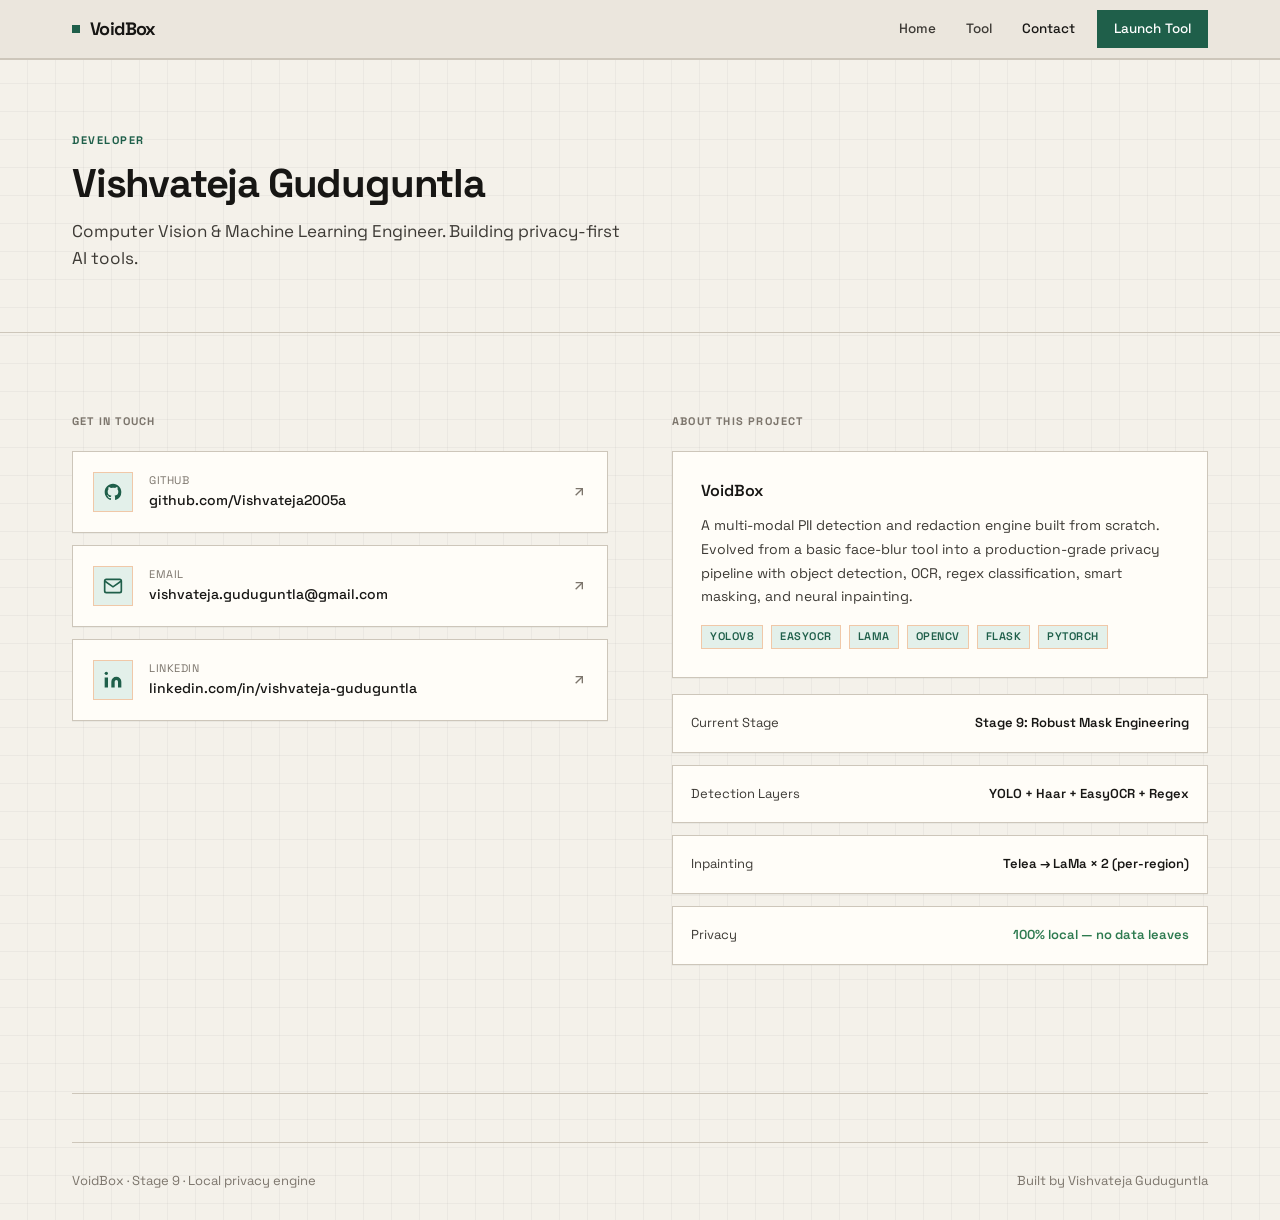
<file: frontend/contact.html>
<!DOCTYPE html>
<html lang="en">

<head>
    <meta charset="UTF-8">
    <meta name="viewport" content="width=device-width, initial-scale=1.0">
    <title>VoidBox — Contact</title>
    <link rel="stylesheet" href="style.css">
</head>

<body>

    <nav class="nav">
        <div class="nav-inner">
            <a href="index.html" class="nav-brand"><span class="brand-dot"></span> VoidBox</a>
            <ul class="nav-links">
                <li><a href="index.html" class="nav-link-hide">Home</a></li>
                <li><a href="tool.html" class="nav-link-hide">Tool</a></li>
                <li><a href="contact.html" class="active">Contact</a></li>
                <li><a href="tool.html" class="nav-cta btn">Launch Tool</a></li>
            </ul>
        </div>
    </nav>

    <div class="page">

        <!-- Hero -->
        <section style="padding: 72px 0 60px; border-bottom: 1px solid var(--border);">
            <div class="container">
                <span class="label">Developer</span>
                <h1 style="font-size: 40px; margin-bottom: 12px;">Vishvateja Guduguntla</h1>
                <p class="subtitle">
                    Computer Vision &amp; Machine Learning Engineer. Building privacy-first AI tools.
                </p>
            </div>
        </section>

        <section class="section">
            <div class="container">
                <div class="grid-2" style="gap: 64px; align-items: start;">

                    <!-- Contact cards -->
                    <div>
                        <h4 style="margin-bottom: 20px;">Get in Touch</h4>
                        <div style="display: flex; flex-direction: column; gap: 12px;">

                            <a href="https://github.com/Vishvateja2005a" target="_blank" class="contact-card">
                                <div class="contact-icon">
                                    <svg width="20" height="20" viewBox="0 0 24 24" fill="currentColor">
                                        <path
                                            d="M12 2C6.477 2 2 6.484 2 12.017c0 4.425 2.865 8.18 6.839 9.504.5.092.682-.217.682-.483 0-.237-.008-.868-.013-1.703-2.782.605-3.369-1.343-3.369-1.343-.454-1.158-1.11-1.466-1.11-1.466-.908-.62.069-.608.069-.608 1.003.07 1.531 1.032 1.531 1.032.892 1.53 2.341 1.088 2.91.832.092-.647.35-1.088.636-1.338-2.22-.253-4.555-1.113-4.555-4.951 0-1.093.39-1.988 1.029-2.688-.103-.253-.446-1.272.098-2.65 0 0 .84-.27 2.75 1.026A9.564 9.564 0 0112 6.844c.85.004 1.705.115 2.504.337 1.909-1.296 2.747-1.027 2.747-1.027.546 1.379.202 2.398.1 2.651.64.7 1.028 1.595 1.028 2.688 0 3.848-2.339 4.695-4.566 4.943.359.309.678.92.678 1.855 0 1.338-.012 2.419-.012 2.747 0 .268.18.58.688.482A10.019 10.019 0 0022 12.017C22 6.484 17.522 2 12 2z" />
                                    </svg>
                                </div>
                                <div>
                                    <div class="contact-label">GitHub</div>
                                    <div class="contact-val">github.com/Vishvateja2005a</div>
                                </div>
                                <svg style="margin-left:auto; color: var(--text-muted);" width="16" height="16"
                                    viewBox="0 0 24 24" fill="none" stroke="currentColor" stroke-width="2">
                                    <line x1="7" y1="17" x2="17" y2="7" />
                                    <polyline points="7 7 17 7 17 17" />
                                </svg>
                            </a>

                            <a href="mailto:vishvateja.guduguntla@gmail.com" class="contact-card">
                                <div class="contact-icon">
                                    <svg width="20" height="20" viewBox="0 0 24 24" fill="none" stroke="currentColor"
                                        stroke-width="2">
                                        <path
                                            d="M4 4h16c1.1 0 2 .9 2 2v12c0 1.1-.9 2-2 2H4c-1.1 0-2-.9-2-2V6c0-1.1.9-2 2-2z" />
                                        <polyline points="22,6 12,13 2,6" />
                                    </svg>
                                </div>
                                <div>
                                    <div class="contact-label">Email</div>
                                    <div class="contact-val">vishvateja.guduguntla@gmail.com</div>
                                </div>
                                <svg style="margin-left:auto; color: var(--text-muted);" width="16" height="16"
                                    viewBox="0 0 24 24" fill="none" stroke="currentColor" stroke-width="2">
                                    <line x1="7" y1="17" x2="17" y2="7" />
                                    <polyline points="7 7 17 7 17 17" />
                                </svg>
                            </a>

                            <a href="https://linkedin.com/in/vishvateja-guduguntla" target="_blank"
                                class="contact-card">
                                <div class="contact-icon">
                                    <svg width="20" height="20" viewBox="0 0 24 24" fill="currentColor">
                                        <path
                                            d="M16 8a6 6 0 016 6v7h-4v-7a2 2 0 00-2-2 2 2 0 00-2 2v7h-4v-7a6 6 0 016-6zM2 9h4v12H2z" />
                                        <circle cx="4" cy="4" r="2" />
                                    </svg>
                                </div>
                                <div>
                                    <div class="contact-label">LinkedIn</div>
                                    <div class="contact-val">linkedin.com/in/vishvateja-guduguntla</div>
                                </div>
                                <svg style="margin-left:auto; color: var(--text-muted);" width="16" height="16"
                                    viewBox="0 0 24 24" fill="none" stroke="currentColor" stroke-width="2">
                                    <line x1="7" y1="17" x2="17" y2="7" />
                                    <polyline points="7 7 17 7 17 17" />
                                </svg>
                            </a>

                        </div>
                    </div>

                    <!-- Project info -->
                    <div>
                        <h4 style="margin-bottom: 20px;">About This Project</h4>
                        <div class="card" style="margin-bottom: 16px;">
                            <h3 style="margin-bottom: 12px; font-size: 16px;">VoidBox</h3>
                            <p
                                style="font-size: 14px; color: var(--text-secondary); line-height: 1.7; margin-bottom: 16px;">
                                A multi-modal PII detection and redaction engine built from scratch.
                                Evolved from a basic face-blur tool into a production-grade privacy pipeline
                                with object detection, OCR, regex classification, smart masking, and neural inpainting.
                            </p>
                            <div style="display: flex; flex-wrap: wrap; gap: 8px;">
                                <span class="badge badge-accent">YOLOv8</span>
                                <span class="badge badge-accent">EasyOCR</span>
                                <span class="badge badge-accent">LaMa</span>
                                <span class="badge badge-accent">OpenCV</span>
                                <span class="badge badge-accent">Flask</span>
                                <span class="badge badge-accent">PyTorch</span>
                            </div>
                        </div>

                        <div style="display: flex; flex-direction: column; gap: 12px;">
                            <div class="card card-sm" style="display: flex; justify-content: space-between;">
                                <span style="font-size: 13px; color: var(--text-secondary);">Current Stage</span>
                                <span style="font-size: 13px; font-weight: 600;">Stage 9: Robust Mask Engineering</span>
                            </div>
                            <div class="card card-sm" style="display: flex; justify-content: space-between;">
                                <span style="font-size: 13px; color: var(--text-secondary);">Detection Layers</span>
                                <span style="font-size: 13px; font-weight: 600;">YOLO + Haar + EasyOCR + Regex</span>
                            </div>
                            <div class="card card-sm" style="display: flex; justify-content: space-between;">
                                <span style="font-size: 13px; color: var(--text-secondary);">Inpainting</span>
                                <span style="font-size: 13px; font-weight: 600;">Telea → LaMa × 2 (per-region)</span>
                            </div>
                            <div class="card card-sm" style="display: flex; justify-content: space-between;">
                                <span style="font-size: 13px; color: var(--text-secondary);">Privacy</span>
                                <span style="font-size: 13px; font-weight: 600; color: var(--success);">100% local — no
                                    data leaves</span>
                            </div>
                        </div>
                    </div>

                </div>
            </div>
        </section>

        <div class="container">
            <div class="divider"></div>
            <div class="footer">
                <span class="footer-text">VoidBox · Stage 9 · Local privacy engine</span>
                <span class="footer-text">Built by Vishvateja Guduguntla</span>
            </div>
        </div>

    </div>

    <script src="app.js"></script>
</body>

</html>
</file>
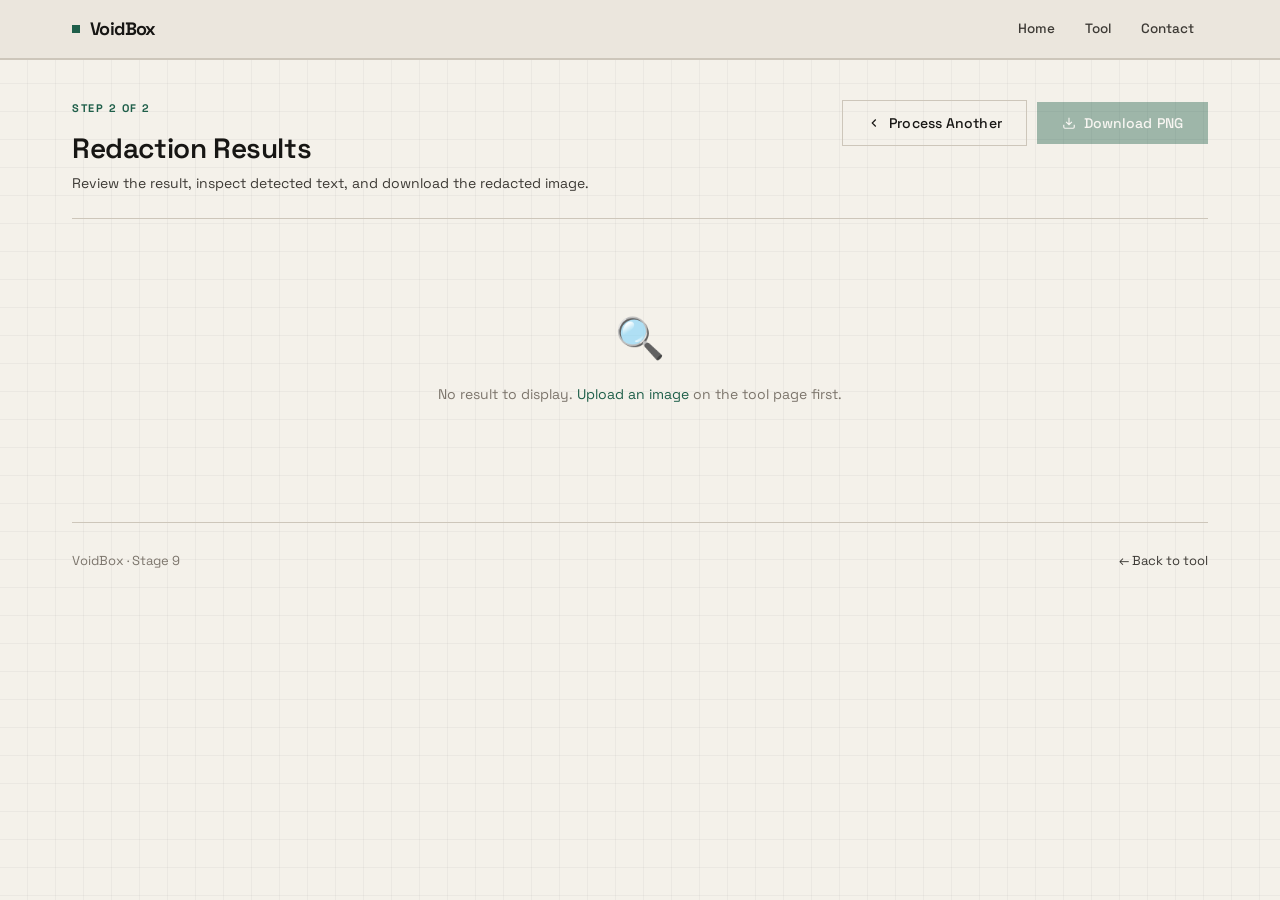
<file: frontend/results.html>
<!DOCTYPE html>
<html lang="en">

<head>
    <meta charset="UTF-8">
    <meta name="viewport" content="width=device-width, initial-scale=1.0">
    <title>VoidBox — Results</title>
    <link rel="stylesheet" href="style.css">
</head>

<body>

    <nav class="nav">
        <div class="nav-inner">
            <a href="index.html" class="nav-brand"><span class="brand-dot"></span> VoidBox</a>
            <ul class="nav-links">
                <li><a href="index.html" class="nav-link-hide">Home</a></li>
                <li><a href="tool.html" class="nav-link-hide">Tool</a></li>
                <li><a href="contact.html" class="nav-link-hide">Contact</a></li>
            </ul>
        </div>
    </nav>

    <div class="page">
        <div class="container" style="padding-top: 40px; padding-bottom: 60px;">

            <!-- Page header -->
            <div style="margin-bottom: 32px; border-bottom: 1px solid var(--border); padding-bottom: 24px;
                  display: flex; justify-content: space-between; align-items: flex-start; flex-wrap: wrap; gap: 16px;">
                <div>
                    <span class="label">Step 2 of 2</span>
                    <h2>Redaction Results</h2>
                    <p style="color: var(--text-secondary); font-size: 14px; margin-top: 6px;">
                        Review the result, inspect detected text, and download the redacted image.
                    </p>
                </div>
                <div style="display: flex; gap: 10px; align-items: center;">
                    <a href="tool.html" class="btn btn-outline">
                        <svg width="14" height="14" viewBox="0 0 24 24" fill="none" stroke="currentColor"
                            stroke-width="2">
                            <polyline points="15 18 9 12 15 6" />
                        </svg>
                        Process Another
                    </a>
                    <button class="btn btn-primary" id="downloadBtn" onclick="downloadResult()" disabled>
                        <svg width="14" height="14" viewBox="0 0 24 24" fill="none" stroke="currentColor"
                            stroke-width="2">
                            <path d="M21 15v4a2 2 0 01-2 2H5a2 2 0 01-2-2v-4M7 10l5 5 5-5M12 15V3" />
                        </svg>
                        Download PNG
                    </button>
                </div>
            </div>

            <!-- No result state -->
            <div id="noResult" class="empty">
                <div class="empty-icon">🔍</div>
                <p>No result to display. <a href="tool.html" style="color: var(--accent);">Upload an image</a> on the
                    tool page first.</p>
            </div>

            <!-- Result content (hidden until data loaded) -->
            <div id="resultContent" style="display: none;">

                <!-- Summary Stats -->
                <div class="stats-row" id="statsRow" style="margin-bottom: 28px;">
                    <div class="stat-item">
                        <div class="stat-value" id="statRegions">—</div>
                        <div class="stat-label">Regions Detected</div>
                    </div>
                    <div class="stat-item">
                        <div class="stat-value" id="statMasked">—</div>
                        <div class="stat-label">Masked Area</div>
                    </div>
                    <div class="stat-item">
                        <div class="stat-value" id="statOCR">—</div>
                        <div class="stat-label">OCR PII Items</div>
                    </div>
                    <div class="stat-item">
                        <div class="stat-value" id="statStatus">—</div>
                        <div class="stat-label">Status</div>
                    </div>
                </div>

                <!-- Summary text -->
                <div class="card" id="summaryCard"
                    style="margin-bottom: 24px; font-size: 14px; line-height: 1.8; color: var(--text-secondary);">
                </div>

                <!-- Image comparison -->
                <h4 style="margin-bottom: 14px;">Image Comparison</h4>
                <div class="img-compare" style="margin-bottom: 28px;">
                    <div class="img-compare-panel">
                        <div class="img-compare-label">Original</div>
                        <img id="originalImg" alt="Original"
                            style="display:none; width:100%; height:360px; object-fit:contain; background: var(--bg-input);">
                        <div id="noOriginal" class="empty"
                            style="height:360px; display:flex; align-items:center; justify-content:center;">
                            <p>No original stored</p>
                        </div>
                    </div>
                    <div class="img-compare-panel">
                        <div class="img-compare-label">Redacted</div>
                        <img id="resultImg" alt="Redacted"
                            style="width:100%; height:360px; object-fit:contain; background: var(--bg-input);">
                    </div>
                </div>

                <!-- OCR Analysis Table -->
                <h4 style="margin-bottom: 14px;">OCR Text Analysis</h4>
                <div class="card" style="padding: 0;">
                    <div class="table-wrap" id="ocrTableWrap">
                        <div class="empty" style="padding: 32px;">
                            <p>No OCR data available.</p>
                        </div>
                    </div>
                </div>

            </div><!-- /resultContent -->
        </div>

        <div class="container">
            <div class="footer">
                <span class="footer-text">VoidBox · Stage 9</span>
                <a href="tool.html" class="footer-text" style="color: var(--text-secondary);">← Back to tool</a>
            </div>
        </div>
    </div>

    <script src="app.js"></script>
    <script>
        // Load result from cache id or sessionStorage
        document.addEventListener('DOMContentLoaded', async () => {
            const resultId = sessionStorage.getItem('voidbox_result_id');
            if (resultId) {
                try {
                    const resp = await fetch(`/api/result/${resultId}`);
                    if (resp.ok) {
                        const data = await resp.json();
                        loadResult(data);
                        return;
                    }
                } catch (err) {
                    // fall through to sessionStorage
                }
            }

            const raw = sessionStorage.getItem('voidbox_result');
            if (!raw) return;
            const data = JSON.parse(raw);
            const orig = sessionStorage.getItem('voidbox_original');
            loadResult(data, orig);
        });

        function loadResult(data, origOverride) {
            document.getElementById('noResult').style.display = 'none';
            document.getElementById('resultContent').style.display = 'block';

            // Images
            document.getElementById('resultImg').src = data.result_image;
            document.getElementById('downloadBtn').disabled = false;

            const orig = origOverride || data.original_image;
            if (orig) {
                document.getElementById('originalImg').src = orig;
                document.getElementById('originalImg').style.display = 'block';
                document.getElementById('noOriginal').style.display = 'none';
            }

            // Parse summary for stats
            const summary = data.summary || '';
            const regionMatch = summary.match(/(\d+)\s*mask region/);
            const maskedMatch = summary.match(/([\d.]+)%\s*masked/);
            const ocrMatch = summary.match(/OCR PII text:\s*(\d+)/);
            const isClean = summary.includes('image is clean');

            document.getElementById('statRegions').textContent = regionMatch ? regionMatch[1] : (isClean ? '0' : '—');
            document.getElementById('statMasked').textContent = maskedMatch ? maskedMatch[1] + '%' : (isClean ? '0%' : '—');
            document.getElementById('statOCR').textContent = ocrMatch ? ocrMatch[1] : '0';
            document.getElementById('statStatus').textContent = isClean ? 'Clean' :
                (summary.includes('AI-erased') ? 'Erased' : 'Preview');

            // Summary text
            document.getElementById('summaryCard').innerHTML =
                summary.replace(/\*\*(.+?)\*\*/g, '<strong style="color:var(--text-primary)">$1</strong>')
                    .replace(/\n/g, '<br>');

            // OCR table
            renderOcrTable(data.ocr_table || '');
        }

        function renderOcrTable(md) {
            const wrap = document.getElementById('ocrTableWrap');
            if (!wrap) return;

            const parsed = parseMarkdownTable(md || '');
            if (!parsed || parsed.rows.length === 0) {
                wrap.innerHTML = '<div class="empty" style="padding: 32px;"><p>No OCR data available.</p></div>';
                return;
            }

            wrap.textContent = '';
            const table = document.createElement('table');
            const thead = document.createElement('thead');
            const headRow = document.createElement('tr');
            parsed.headers.forEach(h => {
                const th = document.createElement('th');
                th.textContent = h;
                headRow.appendChild(th);
            });
            thead.appendChild(headRow);
            table.appendChild(thead);

            const tbody = document.createElement('tbody');
            parsed.rows.forEach(row => {
                const tr = document.createElement('tr');
                const action = row[2] ? row[2].trim() : '';
                row.forEach((cell, i) => {
                    const td = document.createElement('td');
                    if (i === 2) td.className = action === 'ERASED' ? 'erased' : 'kept';
                    td.textContent = cell.replace(/`/g, '').trim();
                    tr.appendChild(td);
                });
                tbody.appendChild(tr);
            });
            table.appendChild(tbody);
            wrap.appendChild(table);
        }

        function parseMarkdownTable(md) {
            const lines = md.split('\n').filter(l => l.trim().startsWith('|'));
            if (lines.length < 3) return null;

            const headers = splitPipeRow(lines[0]);
            const dataRows = lines.slice(2)
                .map(splitPipeRow)
                .filter(r => r.length >= 3);

            return { headers, rows: dataRows };
        }

        function splitPipeRow(row) {
            let trimmed = row.trim();
            if (trimmed.startsWith('|')) trimmed = trimmed.slice(1);
            if (trimmed.endsWith('|')) trimmed = trimmed.slice(0, -1);

            const cells = [];
            let current = '';
            for (let i = 0; i < trimmed.length; i++) {
                const ch = trimmed[i];
                if (ch === '\\' && i + 1 < trimmed.length) {
                    const next = trimmed[i + 1];
                    if (next === '|' || next === '\\') {
                        current += next;
                        i += 1;
                        continue;
                    }
                }
                if (ch === '|') {
                    cells.push(current.trim());
                    current = '';
                    continue;
                }
                current += ch;
            }
            cells.push(current.trim());
            return cells;
        }

        function downloadResult() {
            const src = document.getElementById('resultImg').src;
            if (!src) return;
            const a = document.createElement('a');
            a.href = src;
            a.download = 'voidbox_redacted.png';
            a.click();
        }
    </script>
</body>

</html>
</file>
<file: frontend/style.css>
/* ─── VoidBox Design System — Print/Industrial palette ─────────────────── */

@import url('https://fonts.googleapis.com/css2?family=Space+Grotesk:wght@400;500;600;700&family=IBM+Plex+Mono:wght@400;500&display=swap');

:root {
  /* ── Matte paper palette ── */
  --bg-primary: #f4f1ea;
  /* warm paper */
  --bg-secondary: #ebe6dd;
  /* panel background */
  --bg-card: #fffdf8;
  /* card */
  --bg-input: #f2eee5;
  /* input */
  --border: #cdc6ba;
  /* line */
  --border-light: #e3ddd1;
  /* row lines */

  --text-primary: #171614;
  /* ink */
  --text-secondary: #3d3a35;
  /* graphite */
  --text-muted: #7c756c;
  /* quiet text */

  /* Accent — industrial green */
  --accent: #1f5f4a;
  --accent-hover: #184a3a;
  --accent-light: #e3f0ea;

  --success: #2d7a4f;
  --success-light: #edf7f2;
  --danger: #b33a2b;
  --danger-light: #fdf2f0;
  --warn: #a07010;
  --warn-light: #fdf7e8;

  --max-width: 1200px;
  --nav-h: 60px;

  --font-sans: 'Space Grotesk', 'IBM Plex Sans', -apple-system, BlinkMacSystemFont, sans-serif;
  --font-mono: 'IBM Plex Mono', 'Fira Code', monospace;

  /* subtle shadow for cards on light bg */
  --shadow-sm: 0 1px 0 rgba(0, 0, 0, 0.04);
  --shadow-md: 0 2px 0 rgba(0, 0, 0, 0.06);
}

/* ─── Reset ──────────────────────────────────────────────────────────────────── */
*,
*::before,
*::after {
  box-sizing: border-box;
  margin: 0;
  padding: 0;
}

html {
  scroll-behavior: smooth;
}

body {
  font-family: var(--font-sans);
  background: var(--bg-primary);
  color: var(--text-primary);
  line-height: 1.6;
  font-size: 15px;
  -webkit-font-smoothing: antialiased;
  background-image:
    linear-gradient(rgba(0, 0, 0, 0.035) 1px, transparent 1px),
    linear-gradient(90deg, rgba(0, 0, 0, 0.035) 1px, transparent 1px);
  background-size: 28px 28px;
  background-position: -1px -1px;
}

a {
  color: inherit;
  text-decoration: none;
}

img {
  display: block;
  max-width: 100%;
}

/* ─── Navigation ──────────────────────────────────────────────────────────────── */
.nav {
  position: fixed;
  top: 0;
  left: 0;
  right: 0;
  height: var(--nav-h);
  background: var(--bg-secondary);
  border-bottom: 2px solid var(--border);
  z-index: 100;
}

.nav-inner {
  max-width: var(--max-width);
  width: 100%;
  margin: 0 auto;
  padding: 0 32px;
  height: 100%;
  display: flex;
  align-items: center;
  justify-content: space-between;
}

.nav-brand {
  font-weight: 700;
  font-size: 18px;
  letter-spacing: -0.6px;
  color: var(--text-primary);
  display: flex;
  align-items: center;
  gap: 10px;
}

.nav-brand .brand-dot {
  width: 8px;
  height: 8px;
  background: var(--accent);
  display: inline-block;
}

.nav-links {
  display: flex;
  align-items: center;
  gap: 2px;
  list-style: none;
}

.nav-links a {
  display: block;
  padding: 6px 14px;
  font-size: 13.5px;
  font-weight: 500;
  color: var(--text-secondary);
  transition: color 0.15s, background 0.15s;
}

.nav-links a:hover,
.nav-links a.active {
  color: var(--text-primary);
}

.nav-links .nav-cta {
  background: var(--accent);
  color: #fff;
  padding: 7px 16px;
  font-size: 13.5px;
  margin-left: 6px;
  border: 1px solid var(--accent);
  transition: background 0.15s, transform 0.1s;
}

.nav-links .nav-cta:hover {
  background: var(--accent-hover);
  transform: translateY(-1px);
}

/* ─── Page Wrapper ───────────────────────────────────────────────────────────── */
.page {
  padding-top: var(--nav-h);
  min-height: 100vh;
}

.container {
  max-width: var(--max-width);
  margin: 0 auto;
  padding: 0 32px;
}

.section {
  padding: 80px 0;
}

.section-sm {
  padding: 48px 0;
}

/* ─── Typography ─────────────────────────────────────────────────────────────── */
h1 {
  font-size: 48px;
  font-weight: 700;
  line-height: 1.1;
  letter-spacing: -1.2px;
}

h2 {
  font-size: 28px;
  font-weight: 600;
  line-height: 1.3;
  letter-spacing: -0.4px;
}

h3 {
  font-size: 18px;
  font-weight: 600;
  line-height: 1.4;
}

h4 {
  font-size: 11px;
  font-weight: 700;
  letter-spacing: 1.2px;
  text-transform: uppercase;
  color: var(--text-muted);
}

.label {
  font-size: 11px;
  font-weight: 700;
  letter-spacing: 1.5px;
  text-transform: uppercase;
  color: var(--accent);
  display: block;
  margin-bottom: 12px;
}

.subtitle {
  color: var(--text-secondary);
  font-size: 17px;
  line-height: 1.6;
  max-width: 560px;
}

/* ─── Buttons ────────────────────────────────────────────────────────────────── */
.btn {
  display: inline-flex;
  align-items: center;
  gap: 8px;
  padding: 11px 24px;
  font-size: 14px;
  font-weight: 500;
  font-family: var(--font-sans);
  border: 1px solid transparent;
  cursor: pointer;
  transition: all 0.15s;
  letter-spacing: 0.1px;
  white-space: nowrap;
}

.btn-primary {
  background: var(--accent);
  color: #fff;
  border-color: var(--accent);
}

.btn-primary:hover {
  background: var(--accent-hover);
}

.btn-outline {
  background: transparent;
  color: var(--text-primary);
  border: 1px solid var(--border);
}

.btn-outline:hover {
  border-color: var(--text-secondary);
  background: var(--bg-secondary);
}

.btn-danger {
  background: var(--danger);
  color: #fff;
}

.btn-danger:hover {
  background: #962e22;
}

.btn-success {
  background: var(--success);
  color: #fff;
}

.btn-success:hover {
  background: #235f3d;
}

.btn-lg {
  padding: 14px 32px;
  font-size: 15px;
}

.btn-sm {
  padding: 7px 16px;
  font-size: 13px;
}

.btn:disabled {
  opacity: 0.4;
  cursor: not-allowed;
}

/* ─── Cards ──────────────────────────────────────────────────────────────────── */
.card {
  background: var(--bg-card);
  border: 1px solid var(--border);
  padding: 28px;
  box-shadow: var(--shadow-sm);
}

.card-sm {
  padding: 18px;
}

/* ─── Grid ───────────────────────────────────────────────────────────────────── */
.grid-2 {
  display: grid;
  grid-template-columns: 1fr 1fr;
  gap: 24px;
}

.grid-3 {
  display: grid;
  grid-template-columns: repeat(3, 1fr);
  gap: 20px;
}

.grid-4 {
  display: grid;
  grid-template-columns: repeat(4, 1fr);
  gap: 16px;
}

/* ─── Form Controls ──────────────────────────────────────────────────────────── */
.form-group {
  margin-bottom: 20px;
}

.form-label {
  display: block;
  font-size: 13px;
  font-weight: 600;
  color: var(--text-secondary);
  margin-bottom: 8px;
}

.form-input,
.form-select {
  width: 100%;
  background: var(--bg-input);
  border: 1px solid var(--border);
  color: var(--text-primary);
  padding: 10px 14px;
  font-size: 14px;
  font-family: var(--font-sans);
  outline: none;
  transition: border-color 0.15s;
}

.form-input:focus,
.form-select:focus {
  border-color: var(--accent);
}

/* Checkbox */
.checkbox-group {
  display: flex;
  flex-direction: column;
  gap: 10px;
}

.checkbox-item {
  display: flex;
  align-items: center;
  gap: 10px;
  cursor: pointer;
  font-size: 14px;
  color: var(--text-secondary);
  user-select: none;
}

.checkbox-item input[type=checkbox] {
  display: none;
}

.checkbox-box {
  width: 16px;
  height: 16px;
  border: 1.5px solid var(--border);
  background: var(--bg-card);
  flex-shrink: 0;
  position: relative;
  transition: all 0.15s;
}

.checkbox-item input:checked~.checkbox-box {
  background: var(--accent);
  border-color: var(--accent);
}

.checkbox-item input:checked~.checkbox-box::after {
  content: '';
  position: absolute;
  left: 4px;
  top: 1px;
  width: 5px;
  height: 9px;
  border: 2px solid #fff;
  border-top: none;
  border-left: none;
  transform: rotate(40deg);
}

.checkbox-item:hover .checkbox-box {
  border-color: var(--accent);
}

.checkbox-item span {
  color: var(--text-primary);
}

/* Radio */
.radio-group {
  display: flex;
  flex-direction: column;
  gap: 10px;
}

.radio-item {
  display: flex;
  align-items: center;
  gap: 10px;
  cursor: pointer;
  font-size: 14px;
  user-select: none;
}

.radio-item input[type=radio] {
  display: none;
}

.radio-dot {
  width: 16px;
  height: 16px;
  border: 1.5px solid var(--border);
  border-radius: 50%;
  background: var(--bg-card);
  flex-shrink: 0;
  position: relative;
  transition: all 0.15s;
}

.radio-item input:checked~.radio-dot {
  border-color: var(--accent);
}

.radio-item input:checked~.radio-dot::after {
  content: '';
  position: absolute;
  left: 3px;
  top: 3px;
  width: 8px;
  height: 8px;
  border-radius: 50%;
  background: var(--accent);
}

/* Slider */
.slider-wrap {
  display: flex;
  align-items: center;
  gap: 12px;
}

input[type=range] {
  flex: 1;
  -webkit-appearance: none;
  height: 3px;
  background: var(--border);
  outline: none;
  cursor: pointer;
}

input[type=range]::-webkit-slider-thumb {
  -webkit-appearance: none;
  width: 14px;
  height: 14px;
  background: var(--accent);
  cursor: pointer;
}

.slider-val {
  font-family: var(--font-mono);
  font-size: 13px;
  color: var(--text-secondary);
  min-width: 32px;
  text-align: right;
}

/* ─── Upload Zone ────────────────────────────────────────────────────────────── */
.upload-zone {
  border: 2px dashed var(--border);
  background: var(--bg-input);
  padding: 56px 32px;
  text-align: center;
  cursor: pointer;
  transition: all 0.15s;
  position: relative;
}

.upload-zone:hover,
.upload-zone.drag-over {
  border-color: var(--accent);
  background: var(--accent-light);
}

.upload-zone input[type=file] {
  position: absolute;
  inset: 0;
  opacity: 0;
  cursor: pointer;
  width: 100%;
  height: 100%;
}

.upload-icon {
  width: 40px;
  height: 40px;
  margin: 0 auto 16px;
  color: var(--accent);
}

.upload-title {
  font-size: 16px;
  font-weight: 600;
  margin-bottom: 6px;
  color: var(--text-primary);
}

.upload-sub {
  font-size: 13px;
  color: var(--text-secondary);
}

.upload-preview {
  width: 100%;
  max-height: 320px;
  object-fit: contain;
  background: var(--bg-input);
}

/* ─── Status Bar ─────────────────────────────────────────────────────────────── */
.status-bar {
  display: flex;
  align-items: center;
  gap: 10px;
  font-size: 13px;
  color: var(--text-secondary);
  background: var(--bg-card);
  border: 1px solid var(--border);
  padding: 10px 16px;
  box-shadow: var(--shadow-sm);
}

.status-dot {
  width: 8px;
  height: 8px;
  border-radius: 50%;
  flex-shrink: 0;
}

.status-dot.ok {
  background: var(--success);
}

.status-dot.warn {
  background: var(--warn);
}

.status-dot.error {
  background: var(--danger);
}

.status-dot.idle {
  background: var(--text-muted);
}

/* ─── Spinner ────────────────────────────────────────────────────────────────── */
.spinner-overlay {
  display: none;
  position: fixed;
  inset: 0;
  background: rgba(250, 248, 245, 0.82);
  z-index: 200;
  flex-direction: column;
  align-items: center;
  justify-content: center;
  gap: 16px;
}

.spinner-overlay.visible {
  display: flex;
}

.spinner {
  width: 36px;
  height: 36px;
  border: 3px solid var(--border);
  border-top-color: var(--accent);
  border-radius: 50%;
  animation: spin 0.8s linear infinite;
}

@keyframes spin {
  to {
    transform: rotate(360deg);
  }
}

.spinner-text {
  font-size: 14px;
  color: var(--text-secondary);
  font-family: var(--font-mono);
}

/* ─── Table ──────────────────────────────────────────────────────────────────── */
.table-wrap {
  overflow-x: auto;
}

table {
  width: 100%;
  border-collapse: collapse;
  font-size: 13px;
}

th {
  text-align: left;
  padding: 10px 16px;
  font-size: 11px;
  font-weight: 700;
  letter-spacing: 0.8px;
  text-transform: uppercase;
  color: var(--text-muted);
  background: var(--bg-secondary);
  border-bottom: 1px solid var(--border);
}

td {
  padding: 10px 16px;
  border-bottom: 1px solid var(--border-light);
  color: var(--text-secondary);
  font-family: var(--font-mono);
  font-size: 12px;
}

td.erased {
  color: var(--danger);
  font-weight: 600;
}

td.kept {
  color: var(--success);
  font-weight: 600;
}

tr:hover td {
  background: var(--bg-secondary);
}

tr:last-child td {
  border-bottom: none;
}

/* ─── Badge ──────────────────────────────────────────────────────────────────── */
.badge {
  display: inline-block;
  font-size: 11px;
  font-weight: 600;
  letter-spacing: 0.5px;
  padding: 2px 8px;
  text-transform: uppercase;
}

.badge-accent {
  background: var(--accent-light);
  color: var(--accent);
  border: 1px solid #f0c8a8;
}

.badge-success {
  background: var(--success-light);
  color: var(--success);
  border: 1px solid #b8dfc9;
}

.badge-danger {
  background: var(--danger-light);
  color: var(--danger);
  border: 1px solid #f0c0b8;
}

/* ─── Stats Row ──────────────────────────────────────────────────────────────── */
.stats-row {
  display: grid;
  grid-template-columns: repeat(4, 1fr);
  border: 1px solid var(--border);
  background: var(--bg-card);
  box-shadow: var(--shadow-sm);
}

.stat-item {
  padding: 24px 28px;
  border-right: 1px solid var(--border);
}

.stat-item:last-child {
  border-right: none;
}

.stat-value {
  font-size: 30px;
  font-weight: 700;
  font-family: var(--font-mono);
  color: var(--accent);
  line-height: 1;
  margin-bottom: 4px;
}

.stat-label {
  font-size: 11px;
  color: var(--text-muted);
  text-transform: uppercase;
  letter-spacing: 0.7px;
}

/* ─── Divider ────────────────────────────────────────────────────────────────── */
.divider {
  height: 1px;
  background: var(--border);
  margin: 48px 0;
}

/* ─── Feature Card ───────────────────────────────────────────────────────────── */
.feature-icon {
  width: 28px;
  height: 28px;
  color: var(--accent);
  margin-bottom: 16px;
}

.feature-card h3 {
  margin-bottom: 8px;
  font-size: 15px;
  color: var(--text-primary);
}

.feature-card p {
  color: var(--text-secondary);
  font-size: 14px;
  line-height: 1.65;
}

/* ─── Pipeline Steps ─────────────────────────────────────────────────────────── */
.pipeline-steps {
  display: flex;
  flex-direction: column;
}

.pipeline-step {
  display: grid;
  grid-template-columns: 52px 1fr;
  gap: 20px;
  padding: 20px 0;
  border-bottom: 1px solid var(--border-light);
}

.pipeline-step:last-child {
  border-bottom: none;
}

.step-num {
  width: 36px;
  height: 36px;
  background: var(--accent-light);
  border: 1px solid #f0c8a8;
  display: flex;
  align-items: center;
  justify-content: center;
  font-family: var(--font-mono);
  font-size: 12px;
  font-weight: 700;
  color: var(--accent);
  flex-shrink: 0;
}

.step-content h3 {
  font-size: 14px;
  font-weight: 600;
  margin-bottom: 3px;
  color: var(--text-primary);
}

.step-content p {
  font-size: 13px;
  color: var(--text-secondary);
  line-height: 1.6;
}

/* ─── Alert ──────────────────────────────────────────────────────────────────── */
.alert {
  display: flex;
  align-items: flex-start;
  gap: 12px;
  padding: 14px 16px;
  font-size: 13px;
  border-left: 3px solid;
  margin-bottom: 20px;
}

.alert-info {
  background: var(--accent-light);
  border-color: var(--accent);
  color: var(--text-secondary);
}

.alert-success {
  background: var(--success-light);
  border-color: var(--success);
  color: var(--text-secondary);
}

.alert-danger {
  background: var(--danger-light);
  border-color: var(--danger);
  color: var(--text-secondary);
}

/* ─── Download Card ──────────────────────────────────────────────────────────── */
.download-card {
  background: var(--bg-card);
  border: 1px solid var(--border);
  padding: 32px;
  display: grid;
  grid-template-columns: 1fr auto;
  align-items: center;
  gap: 24px;
  box-shadow: var(--shadow-sm);
}

.download-meta {
  display: flex;
  align-items: center;
  gap: 16px;
  margin-top: 10px;
  flex-wrap: wrap;
}

.download-tag {
  font-family: var(--font-mono);
  font-size: 12px;
  color: var(--text-muted);
}

/* ─── Contact Card ───────────────────────────────────────────────────────────── */
.contact-card {
  display: flex;
  align-items: center;
  gap: 16px;
  padding: 20px;
  background: var(--bg-card);
  border: 1px solid var(--border);
  box-shadow: var(--shadow-sm);
  transition: border-color 0.15s, box-shadow 0.15s;
}

.contact-card:hover {
  border-color: var(--accent);
  box-shadow: var(--shadow-md);
}

.contact-icon {
  width: 40px;
  height: 40px;
  background: var(--accent-light);
  border: 1px solid #f0c8a8;
  display: flex;
  align-items: center;
  justify-content: center;
  flex-shrink: 0;
  color: var(--accent);
}

.contact-label {
  font-size: 11px;
  color: var(--text-muted);
  text-transform: uppercase;
  letter-spacing: 0.5px;
}

.contact-val {
  font-size: 14px;
  font-weight: 500;
  color: var(--text-primary);
}

/* ─── Hero ───────────────────────────────────────────────────────────────────── */
.hero {
  padding: 96px 0 80px;
  border-bottom: 1px solid var(--border);
  background: linear-gradient(0deg, var(--bg-primary), var(--bg-secondary));
}

.hero h1 {
  margin-bottom: 20px;
}

.hero h1 span {
  color: var(--accent);
}

.hero .subtitle {
  margin-bottom: 36px;
  font-size: 18px;
}

.hero-actions {
  display: flex;
  gap: 12px;
  align-items: center;
  flex-wrap: wrap;
}

.hero-note {
  font-size: 13px;
  color: var(--text-muted);
}

/* ─── Footer ─────────────────────────────────────────────────────────────────── */
.footer {
  border-top: 1px solid var(--border);
  padding: 28px 0;
  display: flex;
  align-items: center;
  justify-content: space-between;
}

/* ─── Focus States ─────────────────────────────────────────────────────────── */
:focus-visible {
  outline: 2px solid var(--accent);
  outline-offset: 2px;
}

.footer-text {
  font-size: 13px;
  color: var(--text-muted);
}

/* ─── Image Compare ──────────────────────────────────────────────────────────── */
.img-compare {
  display: grid;
  grid-template-columns: 1fr 1fr;
  gap: 2px;
  background: var(--border);
}

.img-compare-panel {
  background: var(--bg-card);
  overflow: hidden;
}

.img-compare-label {
  padding: 8px 14px;
  font-size: 11px;
  font-weight: 700;
  letter-spacing: 0.8px;
  text-transform: uppercase;
  color: var(--text-muted);
  background: var(--bg-secondary);
  border-bottom: 1px solid var(--border);
}

.img-compare img {
  width: 100%;
  height: 360px;
  object-fit: contain;
  background: var(--bg-input);
}

/* ─── Empty States ───────────────────────────────────────────────────────────── */
.empty {
  text-align: center;
  padding: 56px;
  color: var(--text-muted);
}

.empty-icon {
  font-size: 40px;
  margin-bottom: 12px;
}

.empty p {
  font-size: 14px;
}

/* ─── Responsive ─────────────────────────────────────────────────────────────── */
@media (max-width: 900px) {
  h1 {
    font-size: 34px;
  }

  .grid-2,
  .grid-3,
  .grid-4 {
    grid-template-columns: 1fr;
  }

  .stats-row {
    grid-template-columns: repeat(2, 1fr);
  }

  .img-compare {
    grid-template-columns: 1fr;
  }

  .download-card {
    grid-template-columns: 1fr;
  }

  .container {
    padding: 0 20px;
  }

  .nav-inner {
    padding: 0 20px;
  }
}

@media (max-width: 600px) {
  .stats-row {
    grid-template-columns: 1fr 1fr;
  }

  .hero {
    padding: 60px 0 48px;
  }

  .nav-links .nav-link-hide {
    display: none;
  }
}
</file>
